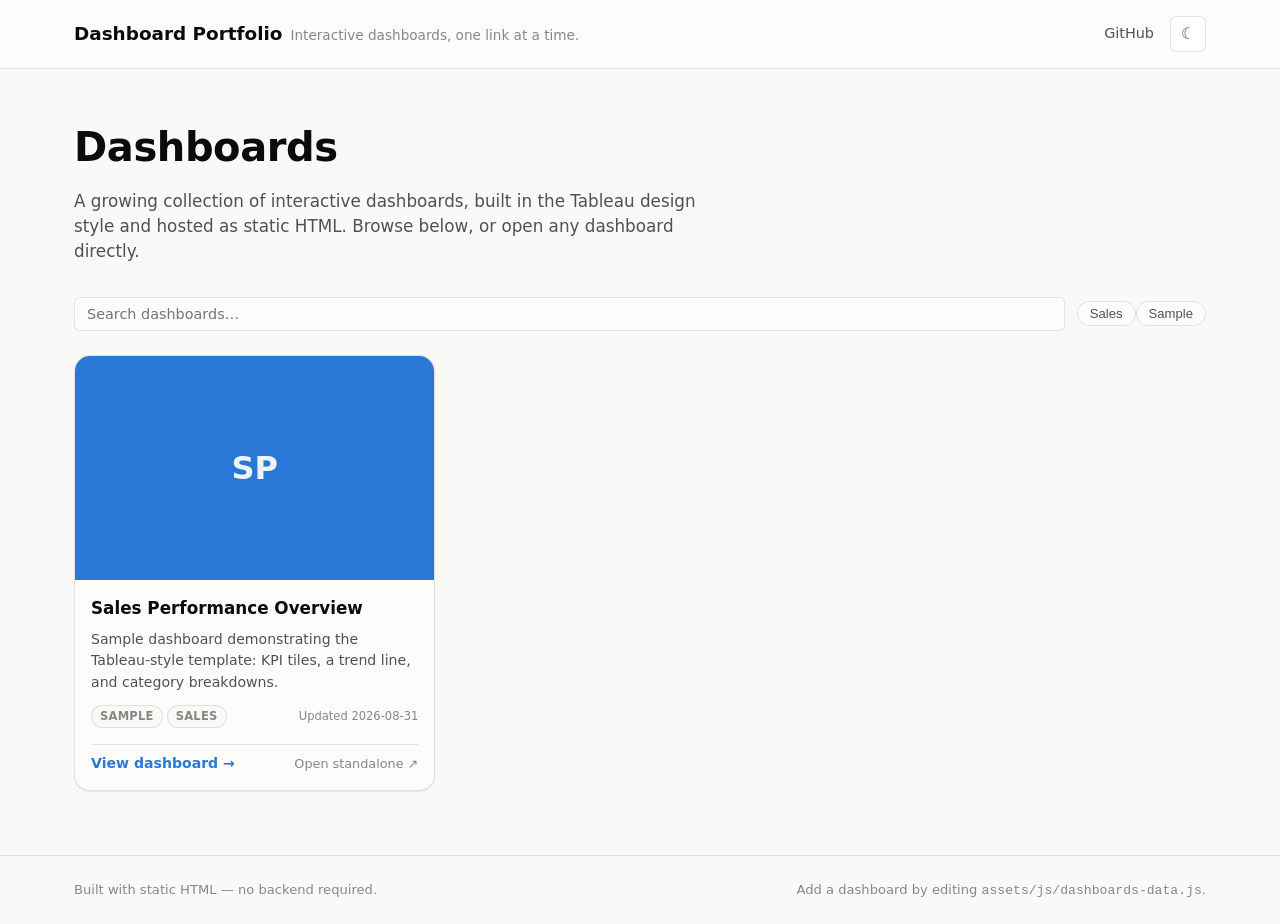
<file: index.html>
<!DOCTYPE html>
<html lang="en">

<head>
  <meta charset="UTF-8">
  <meta name="viewport" content="width=device-width, initial-scale=1.0">

  <title>Dashboard Portfolio</title>
  <meta name="description" content="A portfolio of interactive dashboards.">

  <link rel="icon" href="data:image/svg+xml,%3Csvg xmlns='http://www.w3.org/2000/svg' viewBox='0 0 24 24'%3E%3Crect width='24' height='24' rx='6' fill='%232a78d6'/%3E%3Crect x='5' y='13' width='3' height='6' fill='white'/%3E%3Crect x='10.5' y='9' width='3' height='10' fill='white'/%3E%3Crect x='16' y='5' width='3' height='14' fill='white'/%3E%3C/svg%3E">

  <link rel="stylesheet" href="assets/css/variables.css">
  <link rel="stylesheet" href="assets/css/style.css">

  <!-- Loading theme.js in <head> avoids a flash of the wrong theme on load -->
  <script src="assets/js/theme.js"></script>
</head>

<body>

  <header class="site-header">
    <div class="wrap">
      <div class="brand">
        <a class="brand-mark" href="index.html">Dashboard Portfolio</a>
        <span class="brand-tagline">Interactive dashboards, one link at a time.</span>
      </div>
      <nav class="site-nav">
        <a href="https://github.com/" target="_blank" rel="noopener">GitHub</a>
        <button class="theme-toggle" type="button" data-theme-toggle aria-label="Toggle theme">☾</button>
      </nav>
    </div>
  </header>

  <main>
    <div class="wrap">

      <section class="hero">
        <h1>Dashboards</h1>
        <p>
          A growing collection of interactive dashboards, built in the Tableau
          design style and hosted as static HTML. Browse below, or open any
          dashboard directly.
        </p>
      </section>

      <section class="filters" aria-label="Filter dashboards">
        <input type="search" data-search placeholder="Search dashboards…" aria-label="Search dashboards">
        <div data-tag-filters aria-label="Filter by tag"></div>
      </section>

      <section class="gallery" data-gallery aria-live="polite">
        <!-- Cards are rendered here by assets/js/gallery.js from
             assets/js/dashboards-data.js -->
      </section>

    </div>
  </main>

  <footer class="site-footer">
    <div class="wrap">
      <span>Built with static HTML — no backend required.</span>
      <span>Add a dashboard by editing <code>assets/js/dashboards-data.js</code>.</span>
    </div>
  </footer>

  <script src="assets/js/dashboards-data.js"></script>
  <script src="assets/js/gallery.js"></script>

</body>

</html>
</file>
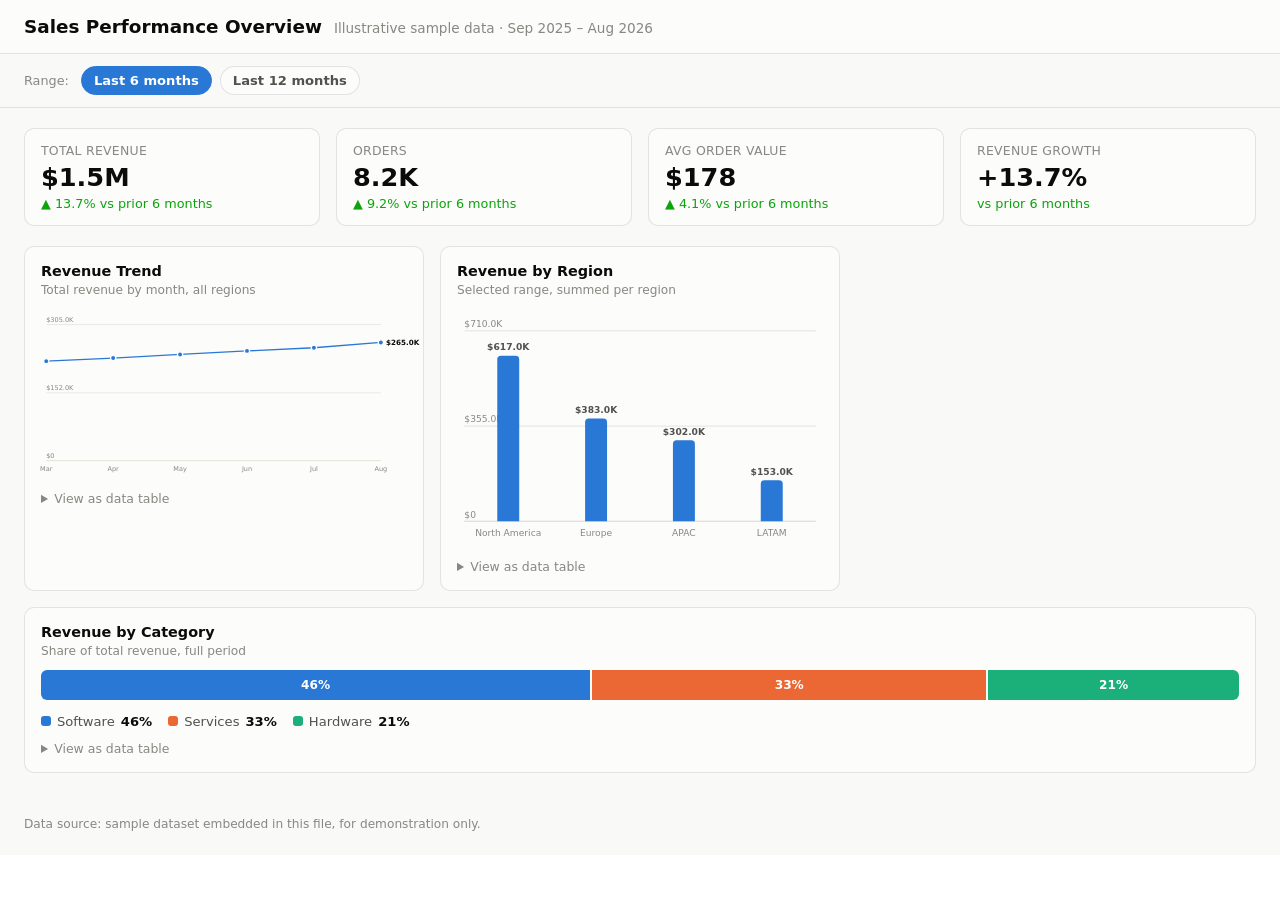
<file: dashboards/sample-sales-overview/index.html>
<!DOCTYPE html>
<html lang="en">

<head>
  <meta charset="UTF-8">
  <meta name="viewport" content="width=device-width, initial-scale=1.0">
  <title>Sales Performance Overview</title>

  <!--
    Worked example built from dashboards/template/index.html. It's fully
    self-contained (own styles + script, no dependency on the portfolio
    site) and demonstrates: KPI tiles, a filterable trend line with
    crosshair tooltip, a column chart with per-bar tooltips, and a
    category-share bar with a legend — plus a data-table fallback on
    each chart. All data below is illustrative, not real.
  -->

  <style>
    .viz-root {
      color-scheme: light;
      --surface-1: #fcfcfb;
      --surface-2: #f9f9f7;
      --text-primary: #0b0b0b;
      --text-secondary: #52514e;
      --text-muted: #898781;
      --border: rgba(11, 11, 11, 0.10);
      --gridline: #e1e0d9;
      --series-1: #2a78d6;
      --series-2: #eb6834;
      --series-3: #1baf7a;
      --status-good: #0ca30c;
      --status-critical: #d03b3b;
    }
    @media (prefers-color-scheme: dark) {
      :root:where(:not([data-theme="light"])) .viz-root {
        color-scheme: dark;
        --surface-1: #1a1a19;
        --surface-2: #0d0d0d;
        --text-primary: #ffffff;
        --text-secondary: #c3c2b7;
        --text-muted: #898781;
        --border: rgba(255, 255, 255, 0.10);
        --gridline: #2c2c2a;
        --series-1: #3987e5;
        --series-2: #d95926;
        --series-3: #199e70;
        --status-good: #0ca30c;
        --status-critical: #e66767;
      }
    }
    :root[data-theme="dark"] .viz-root {
      color-scheme: dark;
      --surface-1: #1a1a19;
      --surface-2: #0d0d0d;
      --text-primary: #ffffff;
      --text-secondary: #c3c2b7;
      --text-muted: #898781;
      --border: rgba(255, 255, 255, 0.10);
      --gridline: #2c2c2a;
      --series-1: #3987e5;
      --series-2: #d95926;
      --series-3: #199e70;
      --status-good: #0ca30c;
      --status-critical: #e66767;
    }

    * { box-sizing: border-box; }
    html, body { margin: 0; padding: 0; }
    .viz-root {
      font-family: system-ui, -apple-system, "Segoe UI", sans-serif;
      background: var(--surface-2);
      color: var(--text-primary);
      min-height: 100%;
    }

    .db-title-bar {
      padding: 16px 24px;
      border-bottom: 1px solid var(--border);
      background: var(--surface-1);
      display: flex;
      align-items: baseline;
      gap: 12px;
      flex-wrap: wrap;
    }
    .db-title-bar h1 { font-size: 1.15rem; margin: 0; }
    .db-title-bar .db-subtitle { color: var(--text-muted); font-size: 0.85rem; }

    .db-filters {
      padding: 12px 24px;
      display: flex;
      align-items: center;
      gap: 8px;
      flex-wrap: wrap;
      border-bottom: 1px solid var(--border);
    }
    .db-filters .filter-label {
      font-size: 0.8rem;
      color: var(--text-muted);
      margin-right: 4px;
    }
    .range-btn {
      font-family: inherit;
      font-size: 0.82rem;
      font-weight: 600;
      padding: 6px 12px;
      border-radius: 999px;
      border: 1px solid var(--border);
      background: var(--surface-1);
      color: var(--text-secondary);
      cursor: pointer;
    }
    .range-btn[aria-pressed="true"] {
      background: var(--series-1);
      border-color: var(--series-1);
      color: #fff;
    }

    .db-kpis {
      padding: 20px 24px 0;
      display: grid;
      grid-template-columns: repeat(auto-fit, minmax(160px, 1fr));
      gap: 16px;
    }
    .db-kpi {
      background: var(--surface-1);
      border: 1px solid var(--border);
      border-radius: 10px;
      padding: 14px 16px;
    }
    .db-kpi .label { font-size: 0.78rem; color: var(--text-muted); text-transform: uppercase; letter-spacing: 0.02em; }
    .db-kpi .value { font-size: 1.6rem; font-weight: 700; margin-top: 4px; }
    .db-kpi .delta { font-size: 0.8rem; margin-top: 4px; }
    .db-kpi .delta.good { color: var(--status-good); }
    .db-kpi .delta.bad { color: var(--status-critical); }

    .db-sheets {
      padding: 20px 24px 32px;
      display: grid;
      grid-template-columns: repeat(auto-fit, minmax(320px, 1fr));
      gap: 16px;
    }
    .db-sheet {
      background: var(--surface-1);
      border: 1px solid var(--border);
      border-radius: 10px;
      padding: 16px;
      position: relative;
    }
    .db-sheet.full { grid-column: 1 / -1; }
    .db-sheet h2 { font-size: 0.9rem; margin: 0 0 4px; }
    .db-sheet .sheet-sub { font-size: 0.76rem; color: var(--text-muted); margin: 0 0 12px; }

    .chart-svg { width: 100%; height: auto; display: block; overflow: visible; }
    .chart-svg text { font-family: inherit; }
    .axis-label { fill: var(--text-muted); font-size: 10px; }
    .value-label { fill: var(--text-secondary); font-size: 10px; font-weight: 600; }
    .gridline { stroke: var(--gridline); stroke-width: 1; }
    .baseline { stroke: var(--gridline); stroke-width: 1; }

    .bar-hit { fill: transparent; cursor: pointer; }
    .bar-hit:focus-visible { outline: 2px solid var(--series-1); outline-offset: -2px; }
    .bar-shape { fill: var(--series-1); transition: filter 0.1s ease; }
    .bar-hit:hover + .bar-shape,
    .bar-hit:focus + .bar-shape { filter: brightness(1.12); }

    .line-path { fill: none; stroke: var(--series-1); stroke-width: 2; stroke-linejoin: round; stroke-linecap: round; }
    .line-marker { fill: var(--series-1); stroke: var(--surface-1); stroke-width: 2; }
    .crosshair { stroke: var(--text-muted); stroke-width: 1; opacity: 0; pointer-events: none; }
    .line-overlay { fill: transparent; }
    .end-label { fill: var(--text-primary); font-size: 11px; font-weight: 700; }

    .chart-tooltip {
      position: absolute;
      pointer-events: none;
      background: var(--surface-1);
      border: 1px solid var(--border);
      border-radius: 8px;
      box-shadow: 0 4px 16px rgba(0, 0, 0, 0.15);
      padding: 6px 10px;
      font-size: 0.78rem;
      opacity: 0;
      transform: translate(-50%, -110%);
      transition: opacity 0.1s ease;
      white-space: nowrap;
      z-index: 5;
    }
    .chart-tooltip.visible { opacity: 1; }
    .chart-tooltip .tt-value { font-weight: 700; color: var(--text-primary); }
    .chart-tooltip .tt-label { color: var(--text-secondary); margin-left: 4px; }

    .share-bar {
      display: flex;
      gap: 2px;
      height: 30px;
      border-radius: 6px;
      overflow: hidden;
      margin-bottom: 14px;
    }
    .share-seg {
      display: flex;
      align-items: center;
      justify-content: center;
      color: #fff;
      font-size: 0.76rem;
      font-weight: 700;
    }
    .share-legend {
      display: flex;
      flex-wrap: wrap;
      gap: 16px;
    }
    .share-legend .item {
      display: flex;
      align-items: center;
      gap: 6px;
      font-size: 0.82rem;
    }
    .share-legend .swatch {
      width: 10px;
      height: 10px;
      border-radius: 3px;
      flex: none;
    }
    .share-legend .name { color: var(--text-secondary); }
    .share-legend .pct { color: var(--text-primary); font-weight: 700; }

    details.data-table {
      margin-top: 12px;
    }
    details.data-table summary {
      cursor: pointer;
      font-size: 0.78rem;
      color: var(--text-muted);
    }
    details.data-table table {
      width: 100%;
      border-collapse: collapse;
      margin-top: 8px;
      font-size: 0.82rem;
    }
    details.data-table th, details.data-table td {
      text-align: left;
      padding: 6px 4px;
      border-bottom: 1px solid var(--border);
      font-variant-numeric: tabular-nums;
    }
    details.data-table th { color: var(--text-muted); font-weight: 600; }

    .db-footer {
      padding: 0 24px 24px;
      font-size: 0.76rem;
      color: var(--text-muted);
    }
  </style>
</head>

<body>
  <div class="viz-root">

    <div class="db-title-bar">
      <h1>Sales Performance Overview</h1>
      <span class="db-subtitle">Illustrative sample data · Sep 2025 – Aug 2026</span>
    </div>

    <div class="db-filters">
      <span class="filter-label">Range:</span>
      <button type="button" class="range-btn" data-range="6" aria-pressed="true">Last 6 months</button>
      <button type="button" class="range-btn" data-range="12" aria-pressed="false">Last 12 months</button>
    </div>

    <div class="db-kpis" data-kpis></div>

    <div class="db-sheets">
      <div class="db-sheet">
        <h2>Revenue Trend</h2>
        <p class="sheet-sub">Total revenue by month, all regions</p>
        <div data-line-chart></div>
        <details class="data-table">
          <summary>View as data table</summary>
          <table data-line-table><thead><tr><th>Month</th><th>Revenue</th></tr></thead><tbody></tbody></table>
        </details>
      </div>

      <div class="db-sheet">
        <h2>Revenue by Region</h2>
        <p class="sheet-sub">Selected range, summed per region</p>
        <div data-bar-chart></div>
        <details class="data-table">
          <summary>View as data table</summary>
          <table data-bar-table><thead><tr><th>Region</th><th>Revenue</th></tr></thead><tbody></tbody></table>
        </details>
      </div>

      <div class="db-sheet full">
        <h2>Revenue by Category</h2>
        <p class="sheet-sub">Share of total revenue, full period</p>
        <div data-share-chart></div>
        <details class="data-table">
          <summary>View as data table</summary>
          <table data-share-table><thead><tr><th>Category</th><th>Share</th></tr></thead><tbody></tbody></table>
        </details>
      </div>
    </div>

    <p class="db-footer">Data source: sample dataset embedded in this file, for demonstration only.</p>
  </div>

  <script>
    (function () {
      var MONTHS = ["Sep", "Oct", "Nov", "Dec", "Jan", "Feb", "Mar", "Apr", "May", "Jun", "Jul", "Aug"];

      var REVENUE_BY_REGION = {
        "North America": [82, 85, 90, 110, 88, 92, 95, 98, 101, 104, 107, 112],
        "Europe":        [54, 56, 58, 70, 55, 57, 59, 61, 63, 65, 66, 69],
        "APAC":          [38, 40, 41, 50, 42, 44, 46, 47, 49, 51, 53, 56],
        "LATAM":         [19, 20, 21, 25, 21, 22, 23, 24, 25, 26, 27, 28]
      };

      var ORDERS_BY_MONTH = [1120, 1180, 1240, 1510, 1190, 1230, 1265, 1300, 1340, 1380, 1410, 1460];

      var CATEGORY_SHARE = [
        { name: "Software", pct: 46, color: "var(--series-1)" },
        { name: "Services", pct: 33, color: "var(--series-2)" },
        { name: "Hardware", pct: 21, color: "var(--series-3)" }
      ];

      var PRIOR_YEAR_FACTOR = { revenue: 0.90, orders: 0.93 };

      var totalRevenueByMonth = MONTHS.map(function (_, i) {
        return Object.keys(REVENUE_BY_REGION).reduce(function (sum, r) {
          return sum + REVENUE_BY_REGION[r][i];
        }, 0);
      });

      var state = { rangeMonths: 6 };

      function formatCurrency(raw) {
        if (Math.abs(raw) >= 1e6) return "$" + (raw / 1e6).toFixed(1) + "M";
        if (Math.abs(raw) >= 1e3) return "$" + (raw / 1e3).toFixed(1) + "K";
        return "$" + Math.round(raw);
      }

      function formatCount(n) {
        if (Math.abs(n) >= 1e3) return (n / 1e3).toFixed(1) + "K";
        return String(Math.round(n));
      }

      function sum(arr) { return arr.reduce(function (a, b) { return a + b; }, 0); }

      function windowTotals(arr, n) {
        var cur = sum(arr.slice(12 - n));
        var prior = (n * 2 <= 12) ? sum(arr.slice(12 - 2 * n, 12 - n)) : null;
        return { cur: cur, prior: prior };
      }

      function deltaPct(cur, prior) {
        if (!prior) return 0;
        return ((cur - prior) / prior) * 100;
      }

      function renderKpis() {
        var n = state.rangeMonths;
        var rev = windowTotals(totalRevenueByMonth, n);
        var ord = windowTotals(ORDERS_BY_MONTH, n);

        if (rev.prior === null) rev.prior = rev.cur * PRIOR_YEAR_FACTOR.revenue;
        if (ord.prior === null) ord.prior = ord.cur * PRIOR_YEAR_FACTOR.orders;

        var revRawCur = rev.cur * 1000, revRawPrior = rev.prior * 1000;
        var aovCur = revRawCur / ord.cur, aovPrior = revRawPrior / ord.prior;

        var revDelta = deltaPct(revRawCur, revRawPrior);
        var ordDelta = deltaPct(ord.cur, ord.prior);
        var aovDelta = deltaPct(aovCur, aovPrior);

        var vsLabel = n === 6 ? "vs prior 6 months" : "vs prior year";

        var tiles = [
          { label: "Total Revenue", value: formatCurrency(revRawCur), delta: revDelta },
          { label: "Orders", value: formatCount(ord.cur), delta: ordDelta },
          { label: "Avg Order Value", value: formatCurrency(aovCur), delta: aovDelta },
          { label: "Revenue Growth", value: (revDelta >= 0 ? "+" : "") + revDelta.toFixed(1) + "%", delta: null }
        ];

        var host = document.querySelector("[data-kpis]");
        host.innerHTML = tiles.map(function (t) {
          var deltaHtml = "";
          if (t.delta !== null) {
            var good = t.delta >= 0;
            deltaHtml = '<div class="delta ' + (good ? "good" : "bad") + '">' +
              (good ? "▲ " : "▼ ") + Math.abs(t.delta).toFixed(1) + "% " + vsLabel + "</div>";
          } else {
            deltaHtml = '<div class="delta good">' + vsLabel + "</div>";
          }
          return '<div class="db-kpi"><div class="label"></div><div class="value"></div>' + deltaHtml + "</div>";
        }).join("");

        var kpiEls = host.querySelectorAll(".db-kpi");
        tiles.forEach(function (t, i) {
          kpiEls[i].querySelector(".label").textContent = t.label;
          kpiEls[i].querySelector(".value").textContent = t.value;
        });
      }

      function ensureTooltip(container) {
        var tip = container.querySelector(".chart-tooltip");
        if (!tip) {
          tip = document.createElement("div");
          tip.className = "chart-tooltip";
          container.style.position = "relative";
          container.appendChild(tip);
        }
        return tip;
      }

      function showTooltip(tip, container, x, y, valueText, labelText) {
        tip.innerHTML = "";
        var strong = document.createElement("span");
        strong.className = "tt-value";
        strong.textContent = valueText;
        var muted = document.createElement("span");
        muted.className = "tt-label";
        muted.textContent = labelText;
        tip.appendChild(strong);
        tip.appendChild(muted);
        tip.style.left = x + "px";
        tip.style.top = y + "px";
        tip.classList.add("visible");
      }

      function hideTooltip(tip) {
        tip.classList.remove("visible");
      }

      // ---- Bar chart: Revenue by Region (selected range) ----
      function renderBarChart() {
        var n = state.rangeMonths;
        var regions = Object.keys(REVENUE_BY_REGION);
        var totals = regions.map(function (r) {
          return sum(REVENUE_BY_REGION[r].slice(12 - n));
        });

        var w = 400, h = 260, padL = 8, padR = 8, padT = 24, padB = 28;
        var plotW = w - padL - padR, plotH = h - padT - padB;
        var max = Math.max.apply(null, totals) * 1.15;
        var bandW = plotW / regions.length;
        var barW = Math.min(24, bandW * 0.5);
        var radius = 4;

        var ticks = [0, 0.5, 1].map(function (f) { return Math.round(max * f); });

        function barPath(x, yTop, yBottom, width, r) {
          return "M" + x + "," + yBottom +
            " L" + x + "," + (yTop + r) +
            " Q" + x + "," + yTop + " " + (x + r) + "," + yTop +
            " L" + (x + width - r) + "," + yTop +
            " Q" + (x + width) + "," + yTop + " " + (x + width) + "," + (yTop + r) +
            " L" + (x + width) + "," + yBottom + " Z";
        }

        var gridSvg = ticks.map(function (t) {
          var y = padT + plotH - (t / max) * plotH;
          return '<line class="gridline" x1="' + padL + '" x2="' + (w - padR) + '" y1="' + y + '" y2="' + y + '"/>' +
            '<text class="axis-label" x="' + padL + '" y="' + (y - 4) + '">' + formatCurrency(t * 1000) + "</text>";
        }).join("");

        var baseline = padT + plotH;

        var barsSvg = regions.map(function (region, i) {
          var x = padL + i * bandW + (bandW - barW) / 2;
          var yTop = padT + plotH - (totals[i] / max) * plotH;
          var d = barPath(x, yTop, baseline, barW, radius);
          var label = regions[i];
          return (
            '<rect class="bar-hit" tabindex="0" role="img" aria-label="' + label + ': ' + formatCurrency(totals[i] * 1000) + '" data-i="' + i + '" x="' + (padL + i * bandW) + '" y="' + padT + '" width="' + bandW + '" height="' + plotH + '"></rect>' +
            '<path class="bar-shape" d="' + d + '" pointer-events="none"></path>' +
            '<text class="value-label" x="' + (x + barW / 2) + '" y="' + (yTop - 6) + '" text-anchor="middle" pointer-events="none">' + formatCurrency(totals[i] * 1000) + "</text>" +
            '<text class="axis-label" x="' + (x + barW / 2) + '" y="' + (baseline + 16) + '" text-anchor="middle" pointer-events="none">' + label + "</text>"
          );
        }).join("");

        var host = document.querySelector("[data-bar-chart]");
        host.innerHTML =
          '<svg class="chart-svg" viewBox="0 0 ' + w + " " + h + '" role="img" aria-label="Revenue by region">' +
          gridSvg +
          '<line class="baseline" x1="' + padL + '" x2="' + (w - padR) + '" y1="' + baseline + '" y2="' + baseline + '"/>' +
          barsSvg +
          "</svg>";

        var tip = ensureTooltip(host);
        var svgEl = host.querySelector("svg");
        svgEl.querySelectorAll(".bar-hit").forEach(function (hit) {
          hit.addEventListener("pointerenter", onHover);
          hit.addEventListener("pointermove", onHover);
          hit.addEventListener("focus", onHover);
          hit.addEventListener("pointerleave", function () { hideTooltip(tip); });
          hit.addEventListener("blur", function () { hideTooltip(tip); });
        });

        function onHover(e) {
          var i = +e.currentTarget.getAttribute("data-i");
          var rect = host.getBoundingClientRect();
          var x = (e.clientX || rect.left + rect.width / 2) - rect.left;
          var y = e.clientY ? e.clientY - rect.top : 20;
          showTooltip(tip, host, x, y, formatCurrency(totals[i] * 1000), regions[i]);
        }

        var tbody = document.querySelector("[data-bar-table] tbody");
        tbody.innerHTML = regions.map(function (r, i) {
          return "<tr><td>" + r + "</td><td>" + formatCurrency(totals[i] * 1000) + "</td></tr>";
        }).join("");
      }

      // ---- Line chart: Revenue Trend (selected range) ----
      function renderLineChart() {
        var n = state.rangeMonths;
        var months = MONTHS.slice(12 - n);
        var values = totalRevenueByMonth.slice(12 - n);

        var w = 560, h = 260, padL = 8, padR = 40, padT = 24, padB = 28;
        var plotW = w - padL - padR, plotH = h - padT - padB;
        var max = Math.max.apply(null, values) * 1.15;
        var baseline = padT + plotH;

        function xAt(i) { return padL + (i / (values.length - 1)) * plotW; }
        function yAt(v) { return padT + plotH - (v / max) * plotH; }

        var ticks = [0, 0.5, 1].map(function (f) { return Math.round(max * f); });
        var gridSvg = ticks.map(function (t) {
          var y = baseline - (t / max) * plotH;
          return '<line class="gridline" x1="' + padL + '" x2="' + (w - padR) + '" y1="' + y + '" y2="' + y + '"/>' +
            '<text class="axis-label" x="' + padL + '" y="' + (y - 4) + '">' + formatCurrency(t * 1000) + "</text>";
        }).join("");

        var pathD = values.map(function (v, i) {
          return (i === 0 ? "M" : "L") + xAt(i) + "," + yAt(v);
        }).join(" ");

        var markersSvg = values.map(function (v, i) {
          return '<circle class="line-marker" cx="' + xAt(i) + '" cy="' + yAt(v) + '" r="4"></circle>';
        }).join("");

        var xLabelsSvg = months.map(function (m, i) {
          return '<text class="axis-label" x="' + xAt(i) + '" y="' + (baseline + 16) + '" text-anchor="middle">' + m + "</text>";
        }).join("");

        var lastI = values.length - 1;
        var endLabel = '<text class="end-label" x="' + (xAt(lastI) + 8) + '" y="' + (yAt(values[lastI]) + 4) + '">' + formatCurrency(values[lastI] * 1000) + "</text>";

        var host = document.querySelector("[data-line-chart]");
        host.innerHTML =
          '<svg class="chart-svg" viewBox="0 0 ' + w + " " + h + '" role="img" aria-label="Revenue trend">' +
          gridSvg +
          '<line class="baseline" x1="' + padL + '" x2="' + (w - padR) + '" y1="' + baseline + '" y2="' + baseline + '"/>' +
          '<path class="line-path" d="' + pathD + '"></path>' +
          markersSvg + xLabelsSvg + endLabel +
          '<line class="crosshair" data-crosshair x1="0" x2="0" y1="' + padT + '" y2="' + baseline + '"></line>' +
          '<rect class="line-overlay" data-overlay x="' + padL + '" y="' + padT + '" width="' + plotW + '" height="' + plotH + '"></rect>' +
          "</svg>";

        var svgEl = host.querySelector("svg");
        var crosshair = svgEl.querySelector("[data-crosshair]");
        var overlay = svgEl.querySelector("[data-overlay]");
        var tip = ensureTooltip(host);

        function nearestIndex(px) {
          var frac = (px - padL) / plotW;
          var i = Math.round(frac * (values.length - 1));
          return Math.max(0, Math.min(values.length - 1, i));
        }

        overlay.addEventListener("pointermove", function (e) {
          var svgRect = svgEl.getBoundingClientRect();
          var scale = w / svgRect.width;
          var px = (e.clientX - svgRect.left) * scale;
          var i = nearestIndex(px);
          var x = xAt(i);
          crosshair.setAttribute("x1", x);
          crosshair.setAttribute("x2", x);
          crosshair.style.opacity = "1";

          var hostRect = host.getBoundingClientRect();
          var hx = (x / w) * hostRect.width;
          var hy = (yAt(values[i]) / h) * hostRect.height;
          showTooltip(tip, host, hx, hy, formatCurrency(values[i] * 1000), months[i]);
        });
        overlay.addEventListener("pointerleave", function () {
          crosshair.style.opacity = "0";
          hideTooltip(tip);
        });

        var tbody = document.querySelector("[data-line-table] tbody");
        tbody.innerHTML = months.map(function (m, i) {
          return "<tr><td>" + m + "</td><td>" + formatCurrency(values[i] * 1000) + "</td></tr>";
        }).join("");
      }

      // ---- Category share ----
      function renderShareChart() {
        var host = document.querySelector("[data-share-chart]");
        var segs = CATEGORY_SHARE.map(function (c) {
          return '<div class="share-seg" style="flex:' + c.pct + '; background:' + c.color + '">' + c.pct + "%</div>";
        }).join("");
        var legend = CATEGORY_SHARE.map(function (c) {
          return '<div class="item"><span class="swatch" style="background:' + c.color + '"></span>' +
            '<span class="name">' + c.name + '</span><span class="pct">' + c.pct + "%</span></div>";
        }).join("");
        host.innerHTML = '<div class="share-bar">' + segs + '</div><div class="share-legend">' + legend + "</div>";

        var tbody = document.querySelector("[data-share-table] tbody");
        tbody.innerHTML = CATEGORY_SHARE.map(function (c) {
          return "<tr><td>" + c.name + "</td><td>" + c.pct + "%</td></tr>";
        }).join("");
      }

      function renderAll() {
        renderKpis();
        renderBarChart();
        renderLineChart();
      }

      document.querySelectorAll(".range-btn").forEach(function (btn) {
        btn.addEventListener("click", function () {
          state.rangeMonths = +btn.getAttribute("data-range");
          document.querySelectorAll(".range-btn").forEach(function (b) {
            b.setAttribute("aria-pressed", b === btn ? "true" : "false");
          });
          renderAll();
        });
      });

      renderAll();
      renderShareChart();
    })();
  </script>
</body>

</html>
</file>
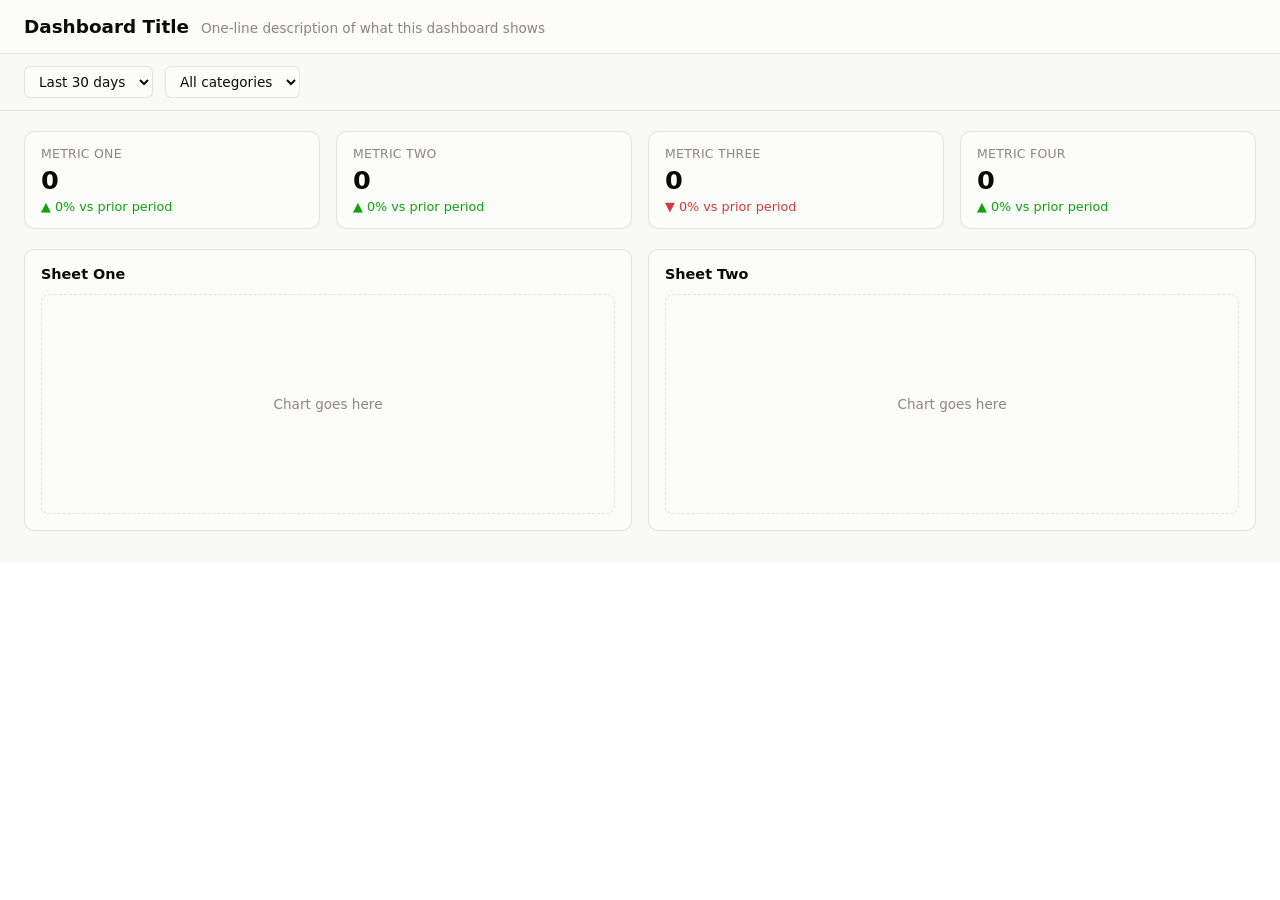
<file: dashboards/template/index.html>
<!DOCTYPE html>
<html lang="en">

<head>
  <meta charset="UTF-8">
  <meta name="viewport" content="width=device-width, initial-scale=1.0">
  <title>Dashboard Template</title>

  <!--
    DASHBOARD TEMPLATE
    ===================
    Copy this whole folder (dashboards/template/) to a new folder under
    /dashboards/, e.g. dashboards/my-new-dashboard/, edit this file, then
    add one entry to /assets/js/dashboards-data.js pointing at it. That's
    the entire integration — this file is fully self-contained (its own
    styles, no dependency on the portfolio site's CSS/JS) so it also opens
    correctly on its own, or embedded in any other page.

    Layout mirrors a typical Tableau dashboard: a title bar, a filter row,
    KPI tiles, and a grid of chart "sheets". Swap the placeholder content
    for your real numbers/charts; keep or delete sections as needed.
  -->

  <style>
    .viz-root {
      color-scheme: light;
      --surface-1: #fcfcfb;
      --surface-2: #f9f9f7;
      --text-primary: #0b0b0b;
      --text-secondary: #52514e;
      --text-muted: #898781;
      --border: rgba(11, 11, 11, 0.10);
      --gridline: #e1e0d9;
      --series-1: #2a78d6;
      --series-2: #eb6834;
      --series-3: #1baf7a;
      --status-good: #0ca30c;
      --status-critical: #d03b3b;
    }
    @media (prefers-color-scheme: dark) {
      :root:where(:not([data-theme="light"])) .viz-root {
        color-scheme: dark;
        --surface-1: #1a1a19;
        --surface-2: #0d0d0d;
        --text-primary: #ffffff;
        --text-secondary: #c3c2b7;
        --text-muted: #898781;
        --border: rgba(255, 255, 255, 0.10);
        --gridline: #2c2c2a;
        --series-1: #3987e5;
        --series-2: #d95926;
        --series-3: #199e70;
        --status-good: #0ca30c;
        --status-critical: #e66767;
      }
    }
    :root[data-theme="dark"] .viz-root {
      color-scheme: dark;
      --surface-1: #1a1a19;
      --surface-2: #0d0d0d;
      --text-primary: #ffffff;
      --text-secondary: #c3c2b7;
      --text-muted: #898781;
      --border: rgba(255, 255, 255, 0.10);
      --gridline: #2c2c2a;
      --series-1: #3987e5;
      --series-2: #d95926;
      --series-3: #199e70;
      --status-good: #0ca30c;
      --status-critical: #e66767;
    }

    * { box-sizing: border-box; }
    html, body { margin: 0; padding: 0; }
    .viz-root {
      font-family: system-ui, -apple-system, "Segoe UI", sans-serif;
      background: var(--surface-2);
      color: var(--text-primary);
      min-height: 100%;
    }
    .db-title-bar {
      padding: 16px 24px;
      border-bottom: 1px solid var(--border);
      background: var(--surface-1);
      display: flex;
      align-items: baseline;
      gap: 12px;
      flex-wrap: wrap;
    }
    .db-title-bar h1 { font-size: 1.15rem; margin: 0; }
    .db-title-bar .db-subtitle { color: var(--text-muted); font-size: 0.85rem; }

    .db-filters {
      padding: 12px 24px;
      display: flex;
      gap: 12px;
      flex-wrap: wrap;
      border-bottom: 1px solid var(--border);
    }
    .db-filters select, .db-filters input {
      font-family: inherit;
      font-size: 0.85rem;
      padding: 6px 10px;
      border-radius: 6px;
      border: 1px solid var(--border);
      background: var(--surface-1);
      color: var(--text-primary);
    }

    .db-kpis {
      padding: 20px 24px 0;
      display: grid;
      grid-template-columns: repeat(auto-fit, minmax(160px, 1fr));
      gap: 16px;
    }
    .db-kpi {
      background: var(--surface-1);
      border: 1px solid var(--border);
      border-radius: 10px;
      padding: 14px 16px;
    }
    .db-kpi .label { font-size: 0.78rem; color: var(--text-muted); text-transform: uppercase; letter-spacing: 0.02em; }
    .db-kpi .value { font-size: 1.6rem; font-weight: 700; margin-top: 4px; }
    .db-kpi .delta { font-size: 0.8rem; margin-top: 4px; }
    .db-kpi .delta.good { color: var(--status-good); }
    .db-kpi .delta.bad { color: var(--status-critical); }

    .db-sheets {
      padding: 20px 24px 32px;
      display: grid;
      grid-template-columns: repeat(auto-fit, minmax(320px, 1fr));
      gap: 16px;
    }
    .db-sheet {
      background: var(--surface-1);
      border: 1px solid var(--border);
      border-radius: 10px;
      padding: 16px;
    }
    .db-sheet h2 {
      font-size: 0.9rem;
      margin: 0 0 12px;
    }
    .db-sheet .placeholder {
      height: 220px;
      border: 1px dashed var(--border);
      border-radius: 8px;
      display: flex;
      align-items: center;
      justify-content: center;
      color: var(--text-muted);
      font-size: 0.85rem;
    }
  </style>
</head>

<body>
  <div class="viz-root">

    <div class="db-title-bar">
      <h1>Dashboard Title</h1>
      <span class="db-subtitle">One-line description of what this dashboard shows</span>
    </div>

    <!-- Optional filter row — wire these to your charts with JS,
         or delete this section if the dashboard doesn't need filters -->
    <div class="db-filters">
      <select aria-label="Date range">
        <option>Last 30 days</option>
        <option>Last 90 days</option>
        <option>Year to date</option>
      </select>
      <select aria-label="Category">
        <option>All categories</option>
      </select>
    </div>

    <!-- KPI tiles — swap in real numbers -->
    <div class="db-kpis">
      <div class="db-kpi">
        <div class="label">Metric One</div>
        <div class="value">0</div>
        <div class="delta good">▲ 0% vs prior period</div>
      </div>
      <div class="db-kpi">
        <div class="label">Metric Two</div>
        <div class="value">0</div>
        <div class="delta good">▲ 0% vs prior period</div>
      </div>
      <div class="db-kpi">
        <div class="label">Metric Three</div>
        <div class="value">0</div>
        <div class="delta bad">▼ 0% vs prior period</div>
      </div>
      <div class="db-kpi">
        <div class="label">Metric Four</div>
        <div class="value">0</div>
        <div class="delta good">▲ 0% vs prior period</div>
      </div>
    </div>

    <!-- Chart "sheets" — replace each placeholder with your chart markup.
         See /dashboards/sample-sales-overview/index.html for a worked
         example (bar, line, and category-share charts). -->
    <div class="db-sheets">
      <div class="db-sheet">
        <h2>Sheet One</h2>
        <div class="placeholder">Chart goes here</div>
      </div>
      <div class="db-sheet">
        <h2>Sheet Two</h2>
        <div class="placeholder">Chart goes here</div>
      </div>
    </div>

  </div>
</body>

</html>
</file>
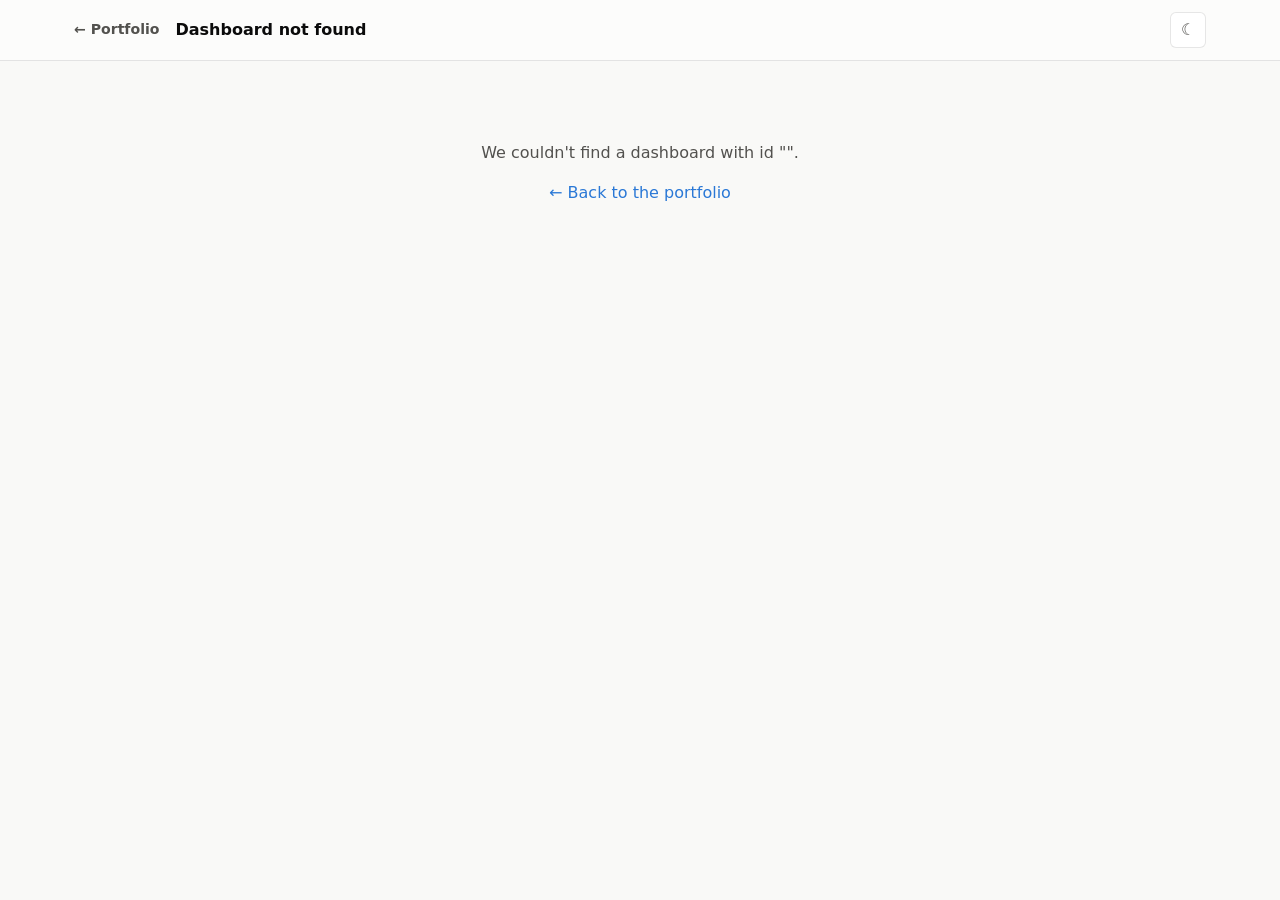
<file: dashboard.html>
<!DOCTYPE html>
<html lang="en">

<head>
  <meta charset="UTF-8">
  <meta name="viewport" content="width=device-width, initial-scale=1.0">

  <title>Dashboard · Dashboard Portfolio</title>

  <link rel="icon" href="data:image/svg+xml,%3Csvg xmlns='http://www.w3.org/2000/svg' viewBox='0 0 24 24'%3E%3Crect width='24' height='24' rx='6' fill='%232a78d6'/%3E%3Crect x='5' y='13' width='3' height='6' fill='white'/%3E%3Crect x='10.5' y='9' width='3' height='10' fill='white'/%3E%3Crect x='16' y='5' width='3' height='14' fill='white'/%3E%3C/svg%3E">

  <link rel="stylesheet" href="assets/css/variables.css">
  <link rel="stylesheet" href="assets/css/style.css">

  <script src="assets/js/theme.js"></script>
</head>

<body class="viewer-page">

  <header class="viewer-header">
    <div class="wrap">
      <a class="viewer-back" href="index.html">← Portfolio</a>
      <div class="viewer-title">
        <h1 data-viewer-title>Loading…</h1>
        <p data-viewer-desc></p>
      </div>
      <a class="viewer-open-new" data-viewer-open-new href="#" target="_blank" rel="noopener">Open standalone ↗</a>
      <button class="theme-toggle" type="button" data-theme-toggle aria-label="Toggle theme">☾</button>
    </div>
  </header>

  <div class="viewer-frame-wrap" data-frame-wrap></div>

  <script src="assets/js/dashboards-data.js"></script>
  <script src="assets/js/viewer.js"></script>

</body>

</html>
</file>
<file: assets/css/variables.css>
/* ==========================================================================
   Design tokens
   Change values here to re-theme the entire site. Nothing else should
   contain raw color hex codes outside a chart's own local <style> block.
   ========================================================================== */

:root {
  color-scheme: light;

  /* Surfaces */
  --surface-page:   #f9f9f7;
  --surface-card:   #fcfcfb;
  --surface-raised: #ffffff;

  /* Ink */
  --text-primary:   #0b0b0b;
  --text-secondary: #52514e;
  --text-muted:     #898781;

  /* Structure */
  --border:         rgba(11, 11, 11, 0.10);
  --gridline:       #e1e0d9;

  /* Accent (categorical slot 1 / blue) */
  --accent:         #2a78d6;
  --accent-ink:     #ffffff;

  /* Status (fixed — never themed) */
  --status-good:     #0ca30c;
  --status-warning:  #fab219;
  --status-serious:  #ec835a;
  --status-critical: #d03b3b;

  /* Type */
  --font-sans: system-ui, -apple-system, "Segoe UI", sans-serif;

  /* Spacing scale */
  --space-1: 4px;
  --space-2: 8px;
  --space-3: 12px;
  --space-4: 16px;
  --space-5: 24px;
  --space-6: 32px;
  --space-7: 48px;
  --space-8: 64px;

  /* Radius / shadow */
  --radius-sm: 6px;
  --radius-md: 10px;
  --radius-lg: 16px;
  --shadow-card: 0 1px 2px rgba(11, 11, 11, 0.06), 0 1px 1px rgba(11, 11, 11, 0.04);
  --shadow-card-hover: 0 8px 24px rgba(11, 11, 11, 0.08), 0 2px 6px rgba(11, 11, 11, 0.06);

  /* Layout */
  --content-max: 1180px;
}

@media (prefers-color-scheme: dark) {
  :root:where(:not([data-theme="light"])) {
    color-scheme: dark;

    --surface-page:   #0d0d0d;
    --surface-card:   #1a1a19;
    --surface-raised: #202020;

    --text-primary:   #ffffff;
    --text-secondary: #c3c2b7;
    --text-muted:     #898781;

    --border:         rgba(255, 255, 255, 0.10);
    --gridline:       #2c2c2a;

    --accent:         #3987e5;
    --accent-ink:     #ffffff;

    --status-good:     #0ca30c;
    --status-warning:  #fab219;
    --status-serious:  #ec835a;
    --status-critical: #e66767;

    --shadow-card: 0 1px 2px rgba(0, 0, 0, 0.5), 0 1px 1px rgba(0, 0, 0, 0.4);
    --shadow-card-hover: 0 8px 24px rgba(0, 0, 0, 0.5), 0 2px 6px rgba(0, 0, 0, 0.4);
  }
}

:root[data-theme="dark"] {
  color-scheme: dark;

  --surface-page:   #0d0d0d;
  --surface-card:   #1a1a19;
  --surface-raised: #202020;

  --text-primary:   #ffffff;
  --text-secondary: #c3c2b7;
  --text-muted:     #898781;

  --border:         rgba(255, 255, 255, 0.10);
  --gridline:       #2c2c2a;

  --accent:         #3987e5;
  --accent-ink:     #ffffff;

  --status-good:     #0ca30c;
  --status-warning:  #fab219;
  --status-serious:  #ec835a;
  --status-critical: #e66767;

  --shadow-card: 0 1px 2px rgba(0, 0, 0, 0.5), 0 1px 1px rgba(0, 0, 0, 0.4);
  --shadow-card-hover: 0 8px 24px rgba(0, 0, 0, 0.5), 0 2px 6px rgba(0, 0, 0, 0.4);
}
</file>
<file: assets/css/style.css>
/* ==========================================================================
   Base + layout
   ========================================================================== */

* { box-sizing: border-box; }

html, body {
  margin: 0;
  padding: 0;
}

body {
  background: var(--surface-page);
  color: var(--text-primary);
  font-family: var(--font-sans);
  line-height: 1.5;
  -webkit-font-smoothing: antialiased;
}

img { max-width: 100%; display: block; }

a {
  color: var(--accent);
  text-decoration: none;
}
a:hover { text-decoration: underline; }

.wrap {
  max-width: var(--content-max);
  margin: 0 auto;
  padding: 0 var(--space-5);
}

/* ==========================================================================
   Site header
   ========================================================================== */

.site-header {
  border-bottom: 1px solid var(--border);
  background: var(--surface-card);
}

.site-header .wrap {
  display: flex;
  align-items: center;
  justify-content: space-between;
  gap: var(--space-4);
  padding-top: var(--space-4);
  padding-bottom: var(--space-4);
}

.site-header .brand {
  display: flex;
  align-items: baseline;
  gap: var(--space-2);
}

.site-header .brand-mark {
  font-size: 1.15rem;
  font-weight: 700;
  color: var(--text-primary);
  text-decoration: none;
}

.site-header .brand-tagline {
  color: var(--text-muted);
  font-size: 0.85rem;
  display: none;
}

@media (min-width: 640px) {
  .site-header .brand-tagline { display: inline; }
}

.site-nav {
  display: flex;
  align-items: center;
  gap: var(--space-4);
}

.site-nav a {
  color: var(--text-secondary);
  font-size: 0.9rem;
  font-weight: 500;
}
.site-nav a:hover { color: var(--text-primary); text-decoration: none; }

.theme-toggle {
  display: inline-flex;
  align-items: center;
  justify-content: center;
  width: 36px;
  height: 36px;
  border-radius: var(--radius-sm);
  border: 1px solid var(--border);
  background: var(--surface-raised);
  color: var(--text-secondary);
  cursor: pointer;
  font-size: 1rem;
  line-height: 1;
}
.theme-toggle:hover { color: var(--text-primary); border-color: var(--text-muted); }

/* ==========================================================================
   Hero
   ========================================================================== */

.hero {
  padding: var(--space-7) 0 var(--space-6);
}

.hero h1 {
  font-size: clamp(1.75rem, 3.2vw, 2.5rem);
  margin: 0 0 var(--space-3);
  letter-spacing: -0.01em;
}

.hero p {
  color: var(--text-secondary);
  font-size: 1.05rem;
  max-width: 62ch;
  margin: 0;
}

/* ==========================================================================
   Filters
   ========================================================================== */

.filters {
  display: flex;
  flex-wrap: wrap;
  align-items: center;
  gap: var(--space-3);
  padding-bottom: var(--space-5);
}

.filters input[type="search"] {
  flex: 1 1 220px;
  padding: var(--space-2) var(--space-3);
  border-radius: var(--radius-sm);
  border: 1px solid var(--border);
  background: var(--surface-card);
  color: var(--text-primary);
  font-family: inherit;
  font-size: 0.9rem;
}
.filters input[type="search"]:focus {
  outline: 2px solid var(--accent);
  outline-offset: 1px;
}

.tag-chip {
  padding: var(--space-1) var(--space-3);
  border-radius: 999px;
  border: 1px solid var(--border);
  background: var(--surface-card);
  color: var(--text-secondary);
  font-size: 0.82rem;
  font-weight: 500;
  cursor: pointer;
}
.tag-chip:hover { color: var(--text-primary); }
.tag-chip[aria-pressed="true"] {
  background: var(--accent);
  border-color: var(--accent);
  color: var(--accent-ink);
}

/* ==========================================================================
   Gallery grid + cards
   ========================================================================== */

.gallery {
  display: grid;
  grid-template-columns: repeat(auto-fill, minmax(280px, 1fr));
  gap: var(--space-5);
  padding-bottom: var(--space-8);
}

.card {
  background: var(--surface-card);
  border: 1px solid var(--border);
  border-radius: var(--radius-lg);
  box-shadow: var(--shadow-card);
  overflow: hidden;
  display: flex;
  flex-direction: column;
  transition: box-shadow 0.15s ease, transform 0.15s ease;
}
.card:hover {
  box-shadow: var(--shadow-card-hover);
  transform: translateY(-2px);
}

.card-thumb {
  aspect-ratio: 16 / 10;
  display: flex;
  align-items: center;
  justify-content: center;
  color: rgba(255, 255, 255, 0.92);
  font-size: 2rem;
  font-weight: 700;
  background: var(--thumb-color, var(--accent));
}

.card-body {
  padding: var(--space-4);
  display: flex;
  flex-direction: column;
  gap: var(--space-2);
  flex: 1;
}

.card-body h3 {
  margin: 0;
  font-size: 1.05rem;
}

.card-body h3 a {
  color: var(--text-primary);
  text-decoration: none;
}
.card-body h3 a:hover { color: var(--accent); }

.card-desc {
  color: var(--text-secondary);
  font-size: 0.88rem;
  margin: 0;
  flex: 1;
}

.card-tags {
  display: flex;
  flex-wrap: wrap;
  gap: var(--space-1);
  margin-top: var(--space-1);
}

.card-tags .pill {
  font-size: 0.72rem;
  font-weight: 600;
  letter-spacing: 0.02em;
  text-transform: uppercase;
  color: var(--text-muted);
  background: var(--surface-page);
  border: 1px solid var(--border);
  border-radius: 999px;
  padding: 2px var(--space-2);
}

.card-tags .card-updated {
  font-size: 0.72rem;
  color: var(--text-muted);
  margin-left: auto;
  align-self: center;
}

.card-footer {
  display: flex;
  align-items: center;
  justify-content: space-between;
  gap: var(--space-2);
  padding-top: var(--space-2);
  border-top: 1px solid var(--border);
  margin-top: var(--space-2);
}

.card-footer .btn-open {
  font-weight: 600;
  font-size: 0.88rem;
}

.card-footer .link-standalone {
  font-size: 0.8rem;
  color: var(--text-muted);
}
.card-footer .link-standalone:hover { color: var(--text-secondary); }

.empty-state {
  color: var(--text-muted);
  padding: var(--space-7) 0;
  text-align: center;
  grid-column: 1 / -1;
}

/* ==========================================================================
   Dashboard viewer page
   ========================================================================== */

.viewer-header {
  border-bottom: 1px solid var(--border);
  background: var(--surface-card);
}

.viewer-header .wrap {
  display: flex;
  align-items: center;
  gap: var(--space-4);
  padding-top: var(--space-3);
  padding-bottom: var(--space-3);
}

.viewer-back {
  display: inline-flex;
  align-items: center;
  gap: var(--space-1);
  font-size: 0.88rem;
  font-weight: 600;
  color: var(--text-secondary);
  white-space: nowrap;
}
.viewer-back:hover { color: var(--text-primary); text-decoration: none; }

.viewer-title {
  flex: 1;
  min-width: 0;
}

.viewer-title h1 {
  margin: 0;
  font-size: 1rem;
  font-weight: 700;
  overflow: hidden;
  text-overflow: ellipsis;
  white-space: nowrap;
}

.viewer-title p {
  margin: 0;
  font-size: 0.8rem;
  color: var(--text-muted);
  overflow: hidden;
  text-overflow: ellipsis;
  white-space: nowrap;
}

.viewer-open-new {
  font-size: 0.85rem;
  font-weight: 600;
  white-space: nowrap;
}

.viewer-page {
  display: flex;
  flex-direction: column;
  height: 100vh;
}

.viewer-frame-wrap {
  position: relative;
  flex: 1;
  min-height: 0;
  background: var(--surface-page);
}

.viewer-frame-wrap iframe {
  width: 100%;
  height: 100%;
  border: 0;
  display: block;
}

.viewer-missing {
  padding: var(--space-8) var(--space-5);
  text-align: center;
  color: var(--text-secondary);
}

/* ==========================================================================
   Site footer
   ========================================================================== */

.site-footer {
  border-top: 1px solid var(--border);
  padding: var(--space-5) 0;
  color: var(--text-muted);
  font-size: 0.82rem;
}

.site-footer .wrap {
  display: flex;
  flex-wrap: wrap;
  gap: var(--space-3);
  justify-content: space-between;
}
</file>
